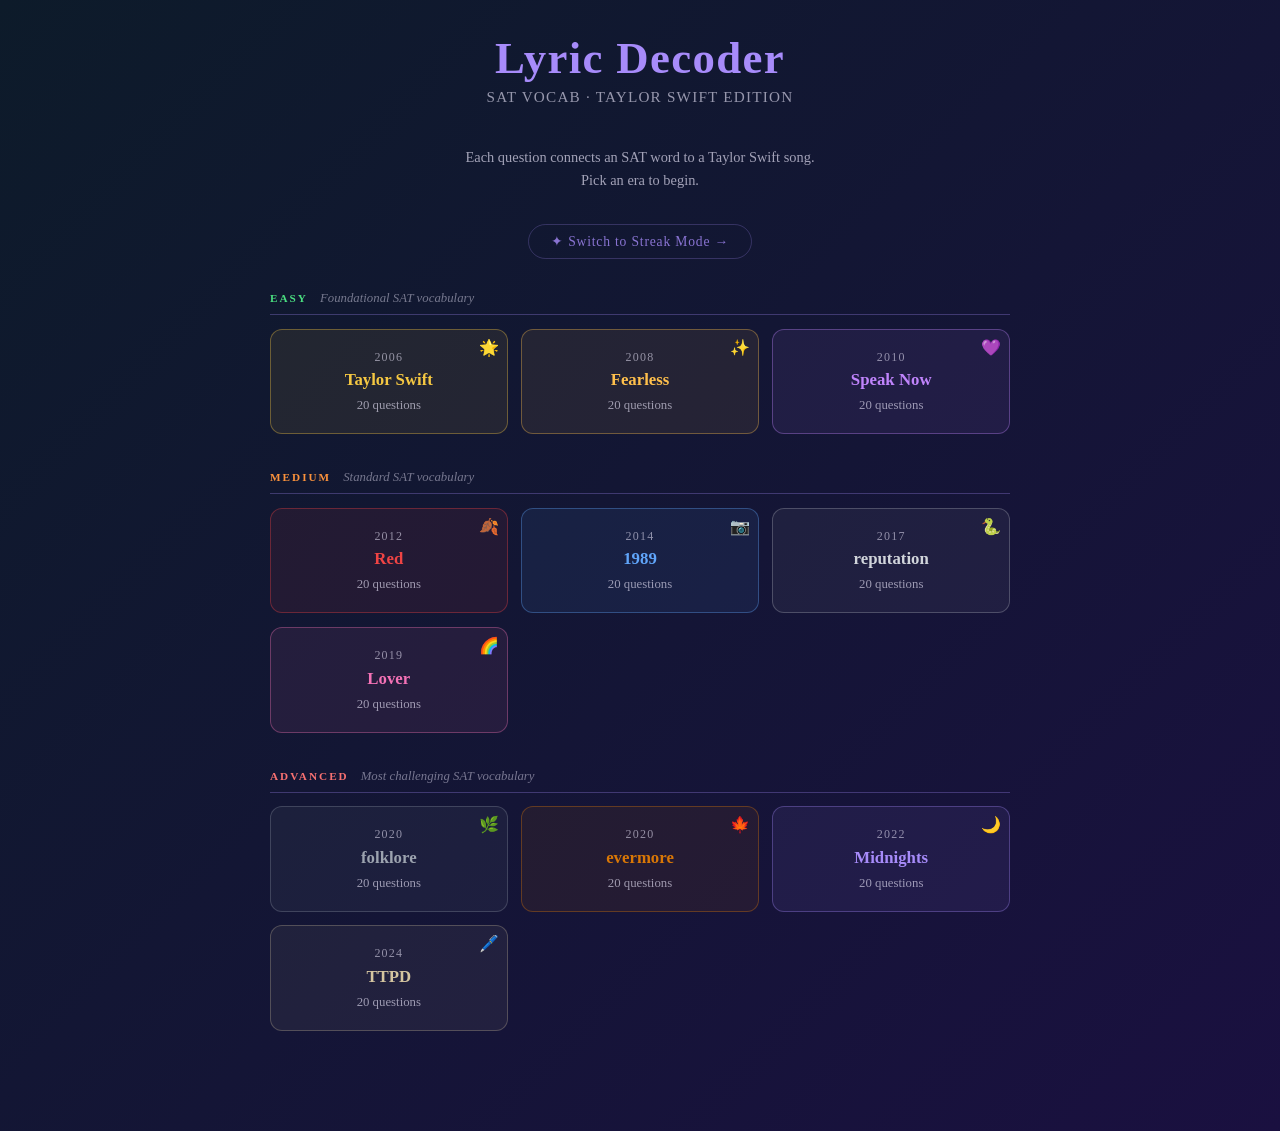
<file: docs/index.html>
<!DOCTYPE html>
<html lang="en">
<head>
  <meta charset="UTF-8" />
  <meta name="viewport" content="width=device-width, initial-scale=1.0" />
  <title>Lyric Decoder — SAT Vocab</title>
  <link rel="stylesheet" href="assets/era-themes.css" />
  <style>
    /* ── Reset & Base ── */
    *, *::before, *::after { box-sizing: border-box; margin: 0; padding: 0; }

    body {
      min-height: 100vh;
      font-family: var(--era-font, 'Georgia', serif);
      background: var(--era-bg, #1a1a2e);
      color: var(--era-text, #f0f0f0);
      transition: background 0.6s ease, color 0.4s ease;
    }

    #app {
      max-width: 780px;
      margin: 0 auto;
      padding: 2rem 1.25rem 4rem;
    }

    /* ── Typography ── */
    h1 {
      font-family: var(--era-title-font, 'Georgia', serif);
      font-size: clamp(1.8rem, 5vw, 2.8rem);
      color: var(--era-primary);
      letter-spacing: 0.03em;
      text-align: center;
      margin-bottom: 0.25rem;
    }

    h2 {
      font-family: var(--era-title-font, 'Georgia', serif);
      font-size: clamp(1.2rem, 3vw, 1.6rem);
      color: var(--era-primary);
    }

    .subtitle {
      text-align: center;
      font-size: 0.95rem;
      opacity: 0.6;
      margin-bottom: 2.5rem;
      letter-spacing: 0.08em;
      text-transform: uppercase;
    }

    /* ── Screens ── */
    .screen { display: none; }
    .screen.active { display: block; }

    /* ── ERA SELECTION ── */
    #era-grid {
      margin-top: 1.5rem;
    }

    .difficulty-section {
      margin-bottom: 2.25rem;
    }

    .difficulty-header {
      display: flex;
      align-items: baseline;
      gap: 0.75rem;
      margin-bottom: 0.85rem;
      padding-bottom: 0.5rem;
      border-bottom: 1px solid var(--era-border);
    }

    .difficulty-label {
      font-size: 0.7rem;
      font-weight: bold;
      letter-spacing: 0.18em;
      text-transform: uppercase;
    }

    .difficulty-desc {
      font-size: 0.8rem;
      opacity: 0.45;
      font-style: italic;
    }

    .era-row {
      display: grid;
      grid-template-columns: repeat(auto-fill, minmax(175px, 1fr));
      gap: 0.85rem;
    }

    .era-card {
      border: 1px solid var(--card-border, rgba(255,255,255,0.2));
      border-radius: 12px;
      padding: 1.25rem 1rem;
      cursor: pointer;
      text-align: center;
      background: var(--card-bg, rgba(255,255,255,0.05));
      transition: transform 0.2s, background 0.2s, box-shadow 0.2s;
      position: relative;
      overflow: hidden;
    }

    .era-card:hover {
      transform: translateY(-3px);
      box-shadow: 0 8px 24px rgba(0,0,0,0.4);
      background: var(--card-hover, rgba(255,255,255,0.12));
    }

    .era-card .era-year {
      font-size: 0.75rem;
      opacity: 0.55;
      letter-spacing: 0.1em;
      text-transform: uppercase;
      margin-bottom: 0.35rem;
    }

    .era-card .era-name {
      font-size: 1.05rem;
      font-weight: bold;
      margin-bottom: 0.5rem;
    }

    .era-card .era-progress {
      font-size: 0.8rem;
      opacity: 0.6;
    }

    .era-card .era-badge {
      position: absolute;
      top: 8px;
      right: 8px;
      font-size: 1rem;
    }

    /* Era card colors applied inline via JS */

    /* ── QUESTION SCREEN ── */
    #question-header {
      display: flex;
      justify-content: space-between;
      align-items: center;
      margin-bottom: 1.5rem;
    }

    #back-btn {
      background: none;
      border: 1px solid var(--era-border);
      color: var(--era-primary);
      padding: 0.4rem 0.9rem;
      border-radius: 6px;
      cursor: pointer;
      font-size: 0.85rem;
      font-family: var(--era-font);
      transition: background 0.2s;
    }

    #back-btn:hover { background: var(--era-button-hover); }

    #progress-bar-wrap {
      flex: 1;
      margin: 0 1rem;
      height: 6px;
      background: var(--era-border);
      border-radius: 3px;
      overflow: hidden;
    }

    #progress-bar {
      height: 100%;
      background: var(--era-primary);
      border-radius: 3px;
      transition: width 0.4s ease;
    }

    #score-display {
      font-size: 0.85rem;
      color: var(--era-primary);
      white-space: nowrap;
    }

    /* ── Question Card ── */
    #question-card {
      background: var(--era-card);
      border: 1px solid var(--era-border);
      border-radius: 16px;
      padding: 2rem 1.75rem;
      margin-bottom: 1.5rem;
    }

    #song-label {
      font-size: 0.78rem;
      letter-spacing: 0.12em;
      text-transform: uppercase;
      opacity: 0.55;
      margin-bottom: 0.6rem;
    }

    #song-title {
      font-size: 1.05rem;
      color: var(--era-accent);
      font-style: italic;
      margin-bottom: 1.4rem;
    }

    #question-sentence {
      font-size: clamp(1rem, 2.5vw, 1.25rem);
      line-height: 1.7;
      color: var(--era-text);
    }

    #question-sentence .blank {
      display: inline-block;
      min-width: 140px;
      border-bottom: 2px solid var(--era-primary);
      color: var(--era-primary);
      font-weight: bold;
      text-align: center;
      letter-spacing: 0.06em;
    }

    /* ── Answer Choices ── */
    #choices {
      display: grid;
      grid-template-columns: 1fr 1fr;
      gap: 0.75rem;
      margin-bottom: 1.5rem;
    }

    @media (max-width: 480px) {
      #choices { grid-template-columns: 1fr; }
    }

    .choice-btn {
      padding: 0.9rem 1.2rem;
      border-radius: 10px;
      border: 1px solid var(--era-border);
      background: var(--era-button);
      color: var(--era-text);
      font-size: 0.98rem;
      font-family: var(--era-font);
      cursor: pointer;
      text-align: left;
      transition: background 0.15s, border-color 0.15s, transform 0.1s;
      line-height: 1.4;
    }

    .choice-btn:hover:not(:disabled) {
      background: var(--era-button-hover);
      border-color: var(--era-primary);
      transform: translateY(-1px);
    }

    .choice-btn:disabled { cursor: default; }

    .choice-btn .choice-letter {
      display: inline-block;
      font-weight: bold;
      color: var(--era-primary);
      margin-right: 0.5rem;
      font-size: 0.85rem;
      letter-spacing: 0.05em;
    }

    .choice-btn.correct {
      background: rgba(74, 222, 128, 0.15);
      border-color: var(--era-correct);
      color: #bbf7d0;
    }

    .choice-btn.wrong {
      background: rgba(248, 113, 113, 0.15);
      border-color: var(--era-wrong);
      color: #fecaca;
    }

    /* ── Feedback Panel ── */
    #feedback-panel {
      display: none;
      background: var(--era-card);
      border: 1px solid var(--era-border);
      border-radius: 12px;
      padding: 1.4rem 1.5rem;
      margin-bottom: 1.25rem;
      animation: fadeUp 0.3s ease;
    }

    @keyframes fadeUp {
      from { opacity: 0; transform: translateY(8px); }
      to   { opacity: 1; transform: translateY(0); }
    }

    #feedback-panel.correct-fb { border-color: var(--era-correct); }
    #feedback-panel.wrong-fb   { border-color: var(--era-wrong); }

    #feedback-result {
      font-size: 1rem;
      font-weight: bold;
      margin-bottom: 0.6rem;
    }

    #feedback-panel.correct-fb #feedback-result { color: var(--era-correct); }
    #feedback-panel.wrong-fb   #feedback-result { color: var(--era-wrong); }

    #feedback-word {
      font-size: 1.1rem;
      color: var(--era-primary);
      font-weight: bold;
      margin-bottom: 0.15rem;
    }

    #feedback-pos {
      font-size: 0.8rem;
      opacity: 0.55;
      margin-bottom: 0.5rem;
      font-style: italic;
    }

    #feedback-def {
      font-size: 0.95rem;
      line-height: 1.6;
      opacity: 0.85;
    }

    #next-btn {
      display: block;
      width: 100%;
      padding: 0.85rem;
      margin-top: 1rem;
      border-radius: 10px;
      border: 1px solid var(--era-border);
      background: var(--era-button);
      color: var(--era-primary);
      font-size: 1rem;
      font-family: var(--era-font);
      cursor: pointer;
      letter-spacing: 0.06em;
      transition: background 0.2s;
    }

    #next-btn:hover { background: var(--era-button-hover); }

    /* ── RESULTS SCREEN ── */
    #results-screen {
      text-align: center;
      padding: 2rem 0;
    }

    #results-era-name {
      font-size: 0.85rem;
      opacity: 0.55;
      letter-spacing: 0.1em;
      text-transform: uppercase;
      margin-bottom: 0.5rem;
    }

    #results-score {
      font-size: clamp(3rem, 12vw, 5rem);
      font-weight: bold;
      color: var(--era-primary);
      line-height: 1;
      margin: 1rem 0 0.25rem;
    }

    #results-label {
      font-size: 1rem;
      opacity: 0.6;
      margin-bottom: 2rem;
    }

    #results-message {
      font-size: 1.1rem;
      font-style: italic;
      color: var(--era-accent);
      margin-bottom: 2rem;
      line-height: 1.6;
      max-width: 480px;
      margin-left: auto;
      margin-right: auto;
    }

    /* Missed words review */
    #missed-section {
      text-align: left;
      margin-top: 2rem;
    }

    #missed-section h3 {
      color: var(--era-primary);
      font-size: 1rem;
      letter-spacing: 0.08em;
      text-transform: uppercase;
      margin-bottom: 1rem;
      opacity: 0.8;
    }

    .missed-word {
      background: var(--era-card);
      border: 1px solid var(--era-border);
      border-radius: 10px;
      padding: 0.9rem 1.1rem;
      margin-bottom: 0.65rem;
    }

    .missed-word-name {
      font-size: 1rem;
      color: var(--era-primary);
      font-weight: bold;
      margin-bottom: 0.2rem;
    }

    .missed-word-pos {
      font-size: 0.78rem;
      opacity: 0.5;
      font-style: italic;
      margin-bottom: 0.3rem;
    }

    .missed-word-def {
      font-size: 0.9rem;
      line-height: 1.5;
      opacity: 0.8;
    }

    .results-actions {
      display: flex;
      gap: 0.75rem;
      justify-content: center;
      flex-wrap: wrap;
      margin-top: 2rem;
    }

    .results-actions button {
      padding: 0.8rem 1.6rem;
      border-radius: 10px;
      border: 1px solid var(--era-border);
      font-family: var(--era-font);
      font-size: 0.95rem;
      cursor: pointer;
      transition: background 0.2s;
    }

    #retry-btn {
      background: var(--era-button);
      color: var(--era-primary);
    }

    #retry-btn:hover { background: var(--era-button-hover); }

    #home-btn {
      background: var(--era-button);
      color: var(--era-text);
      opacity: 0.8;
    }

    #home-btn:hover { background: var(--era-button-hover); opacity: 1; }

    /* ── Utilities ── */
    .visually-hidden { display: none; }

    /* ── Scrollbar ── */
    ::-webkit-scrollbar { width: 6px; }
    ::-webkit-scrollbar-track { background: transparent; }
    ::-webkit-scrollbar-thumb { background: var(--era-border); border-radius: 3px; }
  </style>
</head>
<body class="era-midnights">

<div id="app">

  <!-- ══ SCREEN 1: ERA SELECTION ══ -->
  <div id="home-screen" class="screen active">
    <h1>Lyric Decoder</h1>
    <p class="subtitle">SAT Vocab · Taylor Swift Edition</p>
    <p style="text-align:center; opacity:0.65; font-size:0.9rem; margin-bottom:2rem; line-height:1.6;">
      Each question connects an SAT word to a Taylor Swift song.<br>
      Pick an era to begin.
    </p>
    <p style="text-align:center; margin-bottom:2rem;">
      <a href="streak.html" style="
        display:inline-block;
        padding:0.5rem 1.4rem;
        border-radius:999px;
        border:1px solid var(--era-border, rgba(255,255,255,0.25));
        color:var(--era-primary);
        text-decoration:none;
        font-size:0.85rem;
        letter-spacing:0.06em;
        opacity:0.8;
        transition:opacity 0.2s;
      " onmouseover="this.style.opacity='1'" onmouseout="this.style.opacity='0.8'">
        ✦ Switch to Streak Mode →
      </a>
    </p>
    <div id="era-grid"></div>
  </div>

  <!-- ══ SCREEN 2: QUESTION ══ -->
  <div id="question-screen" class="screen">
    <div id="question-header">
      <button id="back-btn">← Eras</button>
      <div id="progress-bar-wrap">
        <div id="progress-bar" style="width:0%"></div>
      </div>
      <div id="score-display">0 / 0</div>
    </div>

    <div id="question-card">
      <div id="song-label">🎵 Song</div>
      <div id="song-title"></div>
      <div id="question-sentence"></div>
    </div>

    <div id="choices"></div>

    <div id="feedback-panel">
      <div id="feedback-result"></div>
      <div id="feedback-word"></div>
      <div id="feedback-pos"></div>
      <div id="feedback-def"></div>
      <button id="next-btn">Next →</button>
    </div>
  </div>

  <!-- ══ SCREEN 3: RESULTS ══ -->
  <div id="results-screen" class="screen">
    <div id="results-era-name"></div>
    <h2>Quiz Complete</h2>
    <div id="results-score"></div>
    <div id="results-label">correct</div>
    <div id="results-message"></div>

    <div class="results-actions">
      <button id="retry-btn">Try Again</button>
      <button id="home-btn">← All Eras</button>
    </div>

    <div id="missed-section">
      <h3>Words to Review</h3>
      <div id="missed-list"></div>
    </div>
  </div>

</div><!-- /app -->

<script>
// ════════════════════════════════════════════════════════
//  LYRIC DECODER — Game Logic
// ════════════════════════════════════════════════════════

const ERAS = [
  { id: 'taylor-swift', name: 'Taylor Swift',  year: '2006', file: 'taylor-swift.json',  cssClass: 'era-taylor-swift',  emoji: '🌟', difficulty: 'easy' },
  { id: 'fearless',     name: 'Fearless',       year: '2008', file: 'fearless.json',       cssClass: 'era-fearless',       emoji: '✨', difficulty: 'easy' },
  { id: 'speak-now',    name: 'Speak Now',       year: '2010', file: 'speak-now.json',      cssClass: 'era-speak-now',      emoji: '💜', difficulty: 'easy' },
  { id: 'red',          name: 'Red',             year: '2012', file: 'red.json',            cssClass: 'era-red',            emoji: '🍂', difficulty: 'medium' },
  { id: '1989',         name: '1989',            year: '2014', file: '1989.json',           cssClass: 'era-1989',           emoji: '📷', difficulty: 'medium' },
  { id: 'reputation',   name: 'reputation',      year: '2017', file: 'reputation.json',     cssClass: 'era-reputation',     emoji: '🐍', difficulty: 'medium' },
  { id: 'lover',        name: 'Lover',           year: '2019', file: 'lover.json',          cssClass: 'era-lover',          emoji: '🌈', difficulty: 'medium' },
  { id: 'folklore',     name: 'folklore',        year: '2020', file: 'folklore.json',       cssClass: 'era-folklore',       emoji: '🌿', difficulty: 'advanced' },
  { id: 'evermore',     name: 'evermore',        year: '2020', file: 'evermore.json',       cssClass: 'era-evermore',       emoji: '🍁', difficulty: 'advanced' },
  { id: 'midnights',    name: 'Midnights',       year: '2022', file: 'midnights.json',      cssClass: 'era-midnights',      emoji: '🌙', difficulty: 'advanced' },
  { id: 'ttpd',         name: 'TTPD',            year: '2024', file: 'ttpd.json',           cssClass: 'era-ttpd',           emoji: '🖊️', difficulty: 'advanced' },
];

const DIFFICULTY_CONFIG = {
  easy:     { label: 'Easy',     description: 'Foundational SAT vocabulary',       color: '#4ade80' },
  medium:   { label: 'Medium',   description: 'Standard SAT vocabulary',           color: '#fb923c' },
  advanced: { label: 'Advanced', description: 'Most challenging SAT vocabulary',   color: '#f87171' },
};

// Era card accent colors (for inline styling on home screen)
const ERA_CARD_STYLES = {
  'taylor-swift': { bg: 'rgba(245,200,66,0.08)',  border: 'rgba(245,200,66,0.35)',  text: '#f5c842' },
  'fearless':     { bg: 'rgba(255,192,76,0.08)',  border: 'rgba(255,192,76,0.35)',  text: '#ffc04c' },
  'speak-now':    { bg: 'rgba(192,132,252,0.08)', border: 'rgba(192,132,252,0.35)', text: '#c084fc' },
  'red':          { bg: 'rgba(239,68,68,0.08)',   border: 'rgba(239,68,68,0.35)',   text: '#ef4444' },
  '1989':         { bg: 'rgba(96,165,250,0.08)',  border: 'rgba(96,165,250,0.35)',  text: '#60a5fa' },
  'reputation':   { bg: 'rgba(209,213,219,0.06)', border: 'rgba(209,213,219,0.25)', text: '#d1d5db' },
  'lover':        { bg: 'rgba(244,114,182,0.08)', border: 'rgba(244,114,182,0.35)', text: '#f472b6' },
  'folklore':     { bg: 'rgba(156,163,175,0.07)', border: 'rgba(156,163,175,0.28)', text: '#9ca3af' },
  'evermore':     { bg: 'rgba(217,119,6,0.08)',   border: 'rgba(217,119,6,0.35)',   text: '#d97706' },
  'midnights':    { bg: 'rgba(167,139,250,0.08)', border: 'rgba(167,139,250,0.32)', text: '#a78bfa' },
  'ttpd':         { bg: 'rgba(212,197,160,0.07)', border: 'rgba(212,197,160,0.28)', text: '#d4c5a0' },
};

// ── State ──────────────────────────────────────────────
let state = {
  currentEra: null,
  questions: [],      // shuffled array for current session
  questionIndex: 0,
  score: 0,
  missed: [],         // { word, definition, part_of_speech }
  progress: {},       // { eraId: { best: n, played: bool } }  — persisted in localStorage
};

// ── Persistence ─────────────────────────────────────────
function loadProgress() {
  try {
    const saved = localStorage.getItem('lyric-decoder-progress');
    if (saved) state.progress = JSON.parse(saved);
  } catch (e) { /* ignore */ }
}

function saveProgress() {
  try {
    localStorage.setItem('lyric-decoder-progress', JSON.stringify(state.progress));
  } catch (e) { /* ignore */ }
}

// ── Utilities ───────────────────────────────────────────
function shuffle(arr) {
  const a = [...arr];
  for (let i = a.length - 1; i > 0; i--) {
    const j = Math.floor(Math.random() * (i + 1));
    [a[i], a[j]] = [a[j], a[i]];
  }
  return a;
}

function show(id)  { document.getElementById(id).classList.add('active'); }
function hide(id)  { document.getElementById(id).classList.remove('active'); }
function showOnly(id) {
  ['home-screen','question-screen','results-screen'].forEach(s => hide(s));
  show(id);
}

function setEraTheme(cssClass) {
  document.body.className = cssClass;
}

// ── Build Era Selection Grid ─────────────────────────────
function buildHomeScreen() {
  const container = document.getElementById('era-grid');
  container.innerHTML = '';

  ['easy', 'medium', 'advanced'].forEach(diff => {
    const config = DIFFICULTY_CONFIG[diff];
    const erasInTier = ERAS.filter(e => e.difficulty === diff);

    // Section header
    const section = document.createElement('div');
    section.className = 'difficulty-section';

    const header = document.createElement('div');
    header.className = 'difficulty-header';
    header.innerHTML = `
      <span class="difficulty-label" style="color:${config.color}">${config.label}</span>
      <span class="difficulty-desc">${config.description}</span>
    `;
    section.appendChild(header);

    // Era cards grid
    const grid = document.createElement('div');
    grid.className = 'era-row';

    erasInTier.forEach(era => {
      const prog = state.progress[era.id];
      const bestScore = prog ? prog.best : null;
      const played = prog && prog.played;
      const style = ERA_CARD_STYLES[era.id];

      const card = document.createElement('div');
      card.className = 'era-card';
      card.style.background = style.bg;
      card.style.borderColor = style.border;

      card.innerHTML = `
        <div class="era-badge">${era.emoji}</div>
        <div class="era-year">${era.year}</div>
        <div class="era-name" style="color:${style.text}">${era.name}</div>
        <div class="era-progress">
          ${played ? `Best: ${bestScore}/20` : '20 questions'}
        </div>
        ${played && bestScore === 20 ? '<div style="font-size:0.8rem;margin-top:0.3rem;color:#4ade80">✓ Perfect!</div>' : ''}
      `;

      card.addEventListener('click', () => startEra(era));
      grid.appendChild(card);
    });

    section.appendChild(grid);
    container.appendChild(section);
  });
}

// ── Start Era ────────────────────────────────────────────
async function startEra(era) {
  state.currentEra = era;
  setEraTheme(era.cssClass);

  let questions;
  try {
    const res = await fetch(`data/questions/${era.file}`);
    questions = await res.json();
  } catch (e) {
    alert('Could not load questions. Make sure you are running this via a local server (e.g. python3 -m http.server).');
    return;
  }

  state.questions = shuffle(questions);
  state.questionIndex = 0;
  state.score = 0;
  state.missed = [];

  showOnly('question-screen');
  renderQuestion();
}

// ── Render Question ──────────────────────────────────────
function renderQuestion() {
  const q = state.questions[state.questionIndex];
  const total = state.questions.length;

  // Header
  const pct = (state.questionIndex / total) * 100;
  document.getElementById('progress-bar').style.width = pct + '%';
  document.getElementById('score-display').textContent = `${state.score} / ${state.questionIndex}`;

  // Song
  document.getElementById('song-title').textContent = `"${q.song_title}"`;

  // Sentence: replace __________ with a styled blank
  const sentenceEl = document.getElementById('question-sentence');
  const parts = q.sentence.split('__________');
  sentenceEl.innerHTML = parts[0] + '<span class="blank">__________</span>' + (parts[1] || '');

  // Build 4 choices: correct + 3 distractors, shuffled
  const choices = shuffle([q.word, ...q.distractors]);
  const letters = ['A', 'B', 'C', 'D'];
  const choicesEl = document.getElementById('choices');
  choicesEl.innerHTML = '';

  choices.forEach((choice, i) => {
    const btn = document.createElement('button');
    btn.className = 'choice-btn';
    btn.innerHTML = `<span class="choice-letter">${letters[i]}.</span> ${choice}`;
    btn.dataset.choice = choice;
    btn.addEventListener('click', () => handleAnswer(choice, q, choices));
    choicesEl.appendChild(btn);
  });

  // Hide feedback
  const fp = document.getElementById('feedback-panel');
  fp.style.display = 'none';
  fp.className = '';
}

// ── Handle Answer ────────────────────────────────────────
function handleAnswer(chosen, q, choices) {
  const isCorrect = chosen === q.word;
  if (isCorrect) state.score++;
  else state.missed.push({ word: q.word, definition: q.definition, part_of_speech: q.part_of_speech });

  // Update progress bar score display
  document.getElementById('score-display').textContent = `${state.score} / ${state.questionIndex + 1}`;

  // Disable all buttons and highlight
  document.querySelectorAll('.choice-btn').forEach(btn => {
    btn.disabled = true;
    if (btn.dataset.choice === q.word) btn.classList.add('correct');
    else if (btn.dataset.choice === chosen && !isCorrect) btn.classList.add('wrong');
  });

  // Fill blank with the correct word
  const blankEl = document.querySelector('.blank');
  if (blankEl) {
    blankEl.textContent = q.word;
    blankEl.style.borderBottomColor = isCorrect ? 'var(--era-correct)' : 'var(--era-wrong)';
    blankEl.style.color = isCorrect ? 'var(--era-correct)' : 'var(--era-wrong)';
  }

  // Show feedback panel
  const fp = document.getElementById('feedback-panel');
  fp.style.display = 'block';
  fp.className = isCorrect ? 'correct-fb' : 'wrong-fb';
  document.getElementById('feedback-result').textContent = isCorrect ? '✓ Correct!' : '✗ Not quite.';
  document.getElementById('feedback-word').textContent = q.word;
  document.getElementById('feedback-pos').textContent = q.part_of_speech;
  document.getElementById('feedback-def').textContent = q.definition;

  // Update next button label
  const nextBtn = document.getElementById('next-btn');
  const isLast = state.questionIndex === state.questions.length - 1;
  nextBtn.textContent = isLast ? 'See Results →' : 'Next →';
}

// ── Next Question ────────────────────────────────────────
document.getElementById('next-btn').addEventListener('click', () => {
  state.questionIndex++;
  if (state.questionIndex >= state.questions.length) {
    showResults();
  } else {
    renderQuestion();
  }
});

// ── Results ───────────────────────────────────────────────
function showResults() {
  const era = state.currentEra;
  const total = state.questions.length;
  const score = state.score;
  const pct = score / total;

  // Persist best score
  const prev = state.progress[era.id] || {};
  state.progress[era.id] = {
    played: true,
    best: Math.max(score, prev.best || 0),
  };
  saveProgress();

  // Update progress bar to 100%
  document.getElementById('progress-bar').style.width = '100%';

  showOnly('results-screen');
  document.getElementById('results-era-name').textContent = `${era.emoji} ${era.name} Era`;
  document.getElementById('results-score').textContent = `${score}/${total}`;

  const messages = {
    perfect: ['"Long live all the mountains we moved." — You aced it.', '"I had the time of my life fighting dragons with you." — Perfect score!'],
    great:   ['"I\'m shining like fireworks over your sad, empty town." — Great work!', '"She lost him but she found herself." — Strong performance.'],
    good:    ['"We begin again." — Good effort — keep going.', '"I\'m doing better than I ever was." — Solid start.'],
    keep_going: ['"Just keep swimming." Wait, wrong fandom. But you\'re getting there.', '"Out of the woods yet? Keep practicing."'],
  };

  let pool;
  if (pct === 1)       pool = messages.perfect;
  else if (pct >= 0.8) pool = messages.great;
  else if (pct >= 0.6) pool = messages.good;
  else                 pool = messages.keep_going;

  document.getElementById('results-message').textContent = pool[Math.floor(Math.random() * pool.length)];

  // Missed words
  const missedList = document.getElementById('missed-list');
  missedList.innerHTML = '';

  const missedSection = document.getElementById('missed-section');
  if (state.missed.length === 0) {
    missedSection.innerHTML = '<p style="text-align:center;opacity:0.6;font-style:italic;margin-top:1.5rem">No words to review — you got them all!</p>';
  } else {
    missedSection.innerHTML = '<h3>Words to Review</h3><div id="missed-list"></div>';
    const ml = document.getElementById('missed-list');
    state.missed.forEach(m => {
      const div = document.createElement('div');
      div.className = 'missed-word';
      div.innerHTML = `
        <div class="missed-word-name">${m.word}</div>
        <div class="missed-word-pos">${m.part_of_speech}</div>
        <div class="missed-word-def">${m.definition}</div>
      `;
      ml.appendChild(div);
    });
  }
}

// ── Button handlers ──────────────────────────────────────
document.getElementById('back-btn').addEventListener('click', () => {
  setEraTheme('era-midnights');
  showOnly('home-screen');
  buildHomeScreen();
});

document.getElementById('retry-btn').addEventListener('click', () => {
  startEra(state.currentEra);
});

document.getElementById('home-btn').addEventListener('click', () => {
  setEraTheme('era-midnights');
  showOnly('home-screen');
  buildHomeScreen();
});

// ── Init ─────────────────────────────────────────────────
loadProgress();
buildHomeScreen();
</script>

<!-- Denver alert -->
<script src="assets/denver-alert.js"></script>
</body>
</html>
</file>
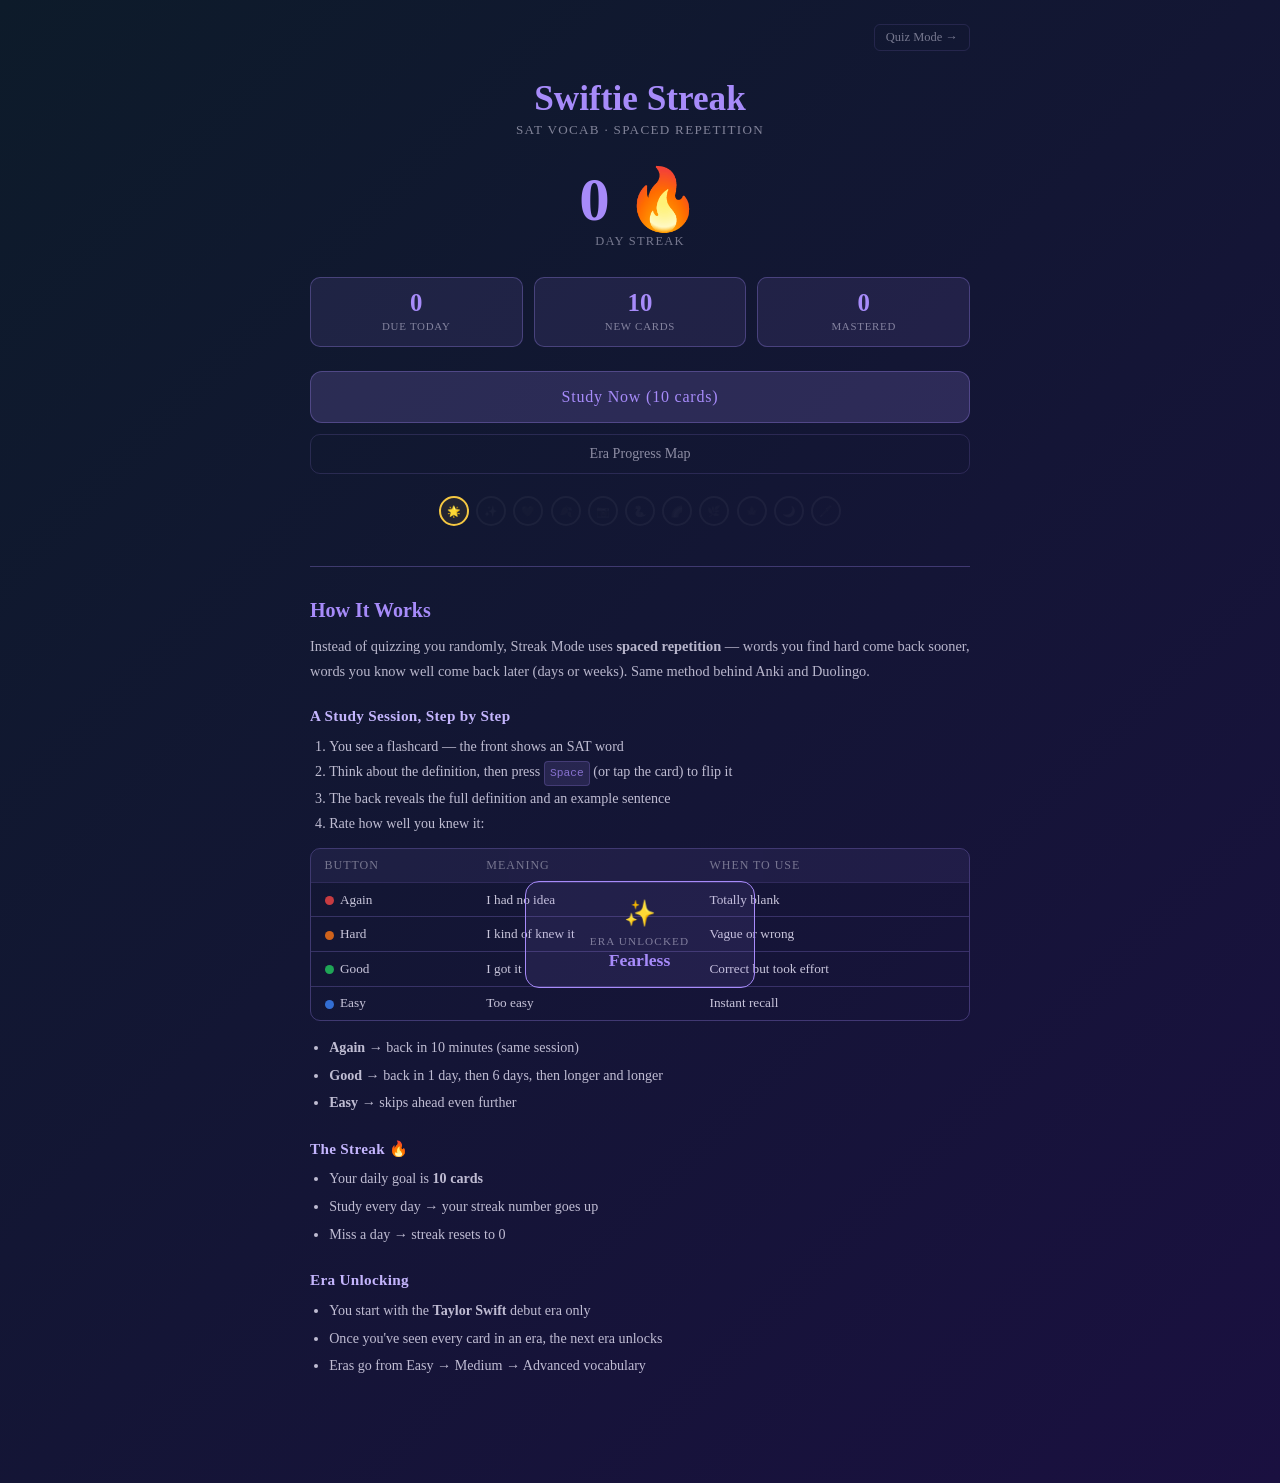
<file: docs/streak.html>
<!DOCTYPE html>
<html lang="en">
<head>
  <meta charset="UTF-8" />
  <meta name="viewport" content="width=device-width, initial-scale=1.0" />
  <title>Swiftie Streak — SAT Vocab</title>
  <link rel="stylesheet" href="assets/era-themes.css" />
  <style>
    *, *::before, *::after { box-sizing: border-box; margin: 0; padding: 0; }

    body {
      min-height: 100vh;
      font-family: var(--era-font, 'Georgia', serif);
      background: var(--era-bg, #1a1a2e);
      color: var(--era-text, #f0f0f0);
      transition: background 0.6s ease, color 0.4s ease;
    }

    #app {
      max-width: 700px;
      margin: 0 auto;
      padding: 1.5rem 1.25rem 5rem;
    }

    .screen { display: none; }
    .screen.active { display: block; }

    h1 { font-family: var(--era-title-font); font-size: clamp(1.6rem,4vw,2.2rem); color: var(--era-primary); text-align: center; margin-bottom: 0.2rem; }
    h2 { font-family: var(--era-title-font); font-size: 1.2rem; color: var(--era-primary); }
    .subtitle { text-align: center; font-size: 0.82rem; opacity: 0.5; letter-spacing: 0.1em; text-transform: uppercase; margin-bottom: 2rem; }

    /* ── App nav ── */
    .app-nav {
      display: flex;
      justify-content: flex-end;
      margin-bottom: 1.75rem;
    }
    .nav-link {
      font-size: 0.78rem;
      opacity: 0.45;
      color: var(--era-text);
      text-decoration: none;
      border: 1px solid var(--era-border);
      padding: 0.3rem 0.7rem;
      border-radius: 6px;
      transition: opacity 0.2s;
    }
    .nav-link:hover { opacity: 0.85; }

    /* ── Dashboard ── */
    .streak-display {
      font-size: 3.8rem;
      font-weight: bold;
      color: var(--era-primary);
      line-height: 1;
      text-align: center;
      margin: 0.4rem 0 0.2rem;
    }
    .streak-label {
      text-align: center;
      font-size: 0.78rem;
      opacity: 0.45;
      letter-spacing: 0.1em;
      text-transform: uppercase;
      margin-bottom: 1.75rem;
    }

    .stats-row {
      display: grid;
      grid-template-columns: repeat(3, 1fr);
      gap: 0.7rem;
      margin-bottom: 1.5rem;
    }
    .stat-card {
      background: var(--era-card);
      border: 1px solid var(--era-border);
      border-radius: 10px;
      padding: 0.85rem 0.6rem;
      text-align: center;
    }
    .stat-number { font-size: 1.55rem; font-weight: bold; color: var(--era-primary); line-height: 1; margin-bottom: 0.25rem; }
    .stat-label  { font-size: 0.68rem; opacity: 0.48; text-transform: uppercase; letter-spacing: 0.07em; }

    .primary-btn {
      display: block; width: 100%;
      padding: 1rem;
      border-radius: 12px;
      border: 1px solid var(--era-border);
      background: var(--era-button);
      color: var(--era-primary);
      font-size: 1rem;
      font-family: var(--era-font);
      cursor: pointer;
      letter-spacing: 0.05em;
      transition: background 0.2s, transform 0.1s;
      margin-bottom: 0.7rem;
      text-align: center;
    }
    .primary-btn:hover:not(:disabled) { background: var(--era-button-hover); transform: translateY(-1px); }
    .primary-btn:disabled { opacity: 0.38; cursor: default; transform: none; }

    .secondary-btn {
      display: block; width: 100%;
      padding: 0.65rem;
      border-radius: 10px;
      border: 1px solid var(--era-border);
      background: transparent;
      color: var(--era-text);
      opacity: 0.55;
      font-size: 0.88rem;
      font-family: var(--era-font);
      cursor: pointer;
      transition: opacity 0.2s;
      text-align: center;
    }
    .secondary-btn:hover { opacity: 1; }

    /* Era dots row */
    .era-dots { display: flex; gap: 0.45rem; justify-content: center; flex-wrap: wrap; margin: 1.4rem 0 0; }
    .era-dot {
      width: 30px; height: 30px;
      border-radius: 50%;
      border: 2px solid;
      display: flex; align-items: center; justify-content: center;
      font-size: 0.68rem;
      cursor: pointer;
      transition: transform 0.15s;
      flex-shrink: 0;
      title: '';
    }
    .era-dot:hover { transform: scale(1.18); }
    .era-dot.locked { opacity: 0.22; filter: grayscale(1); cursor: default; }

    /* ── Study screen ── */
    .study-header {
      display: flex; align-items: center; gap: 0.75rem;
      margin-bottom: 1.25rem;
    }
    .back-btn {
      background: none;
      border: 1px solid var(--era-border);
      color: var(--era-primary);
      padding: 0.35rem 0.8rem;
      border-radius: 6px;
      cursor: pointer;
      font-family: var(--era-font);
      font-size: 0.8rem;
      white-space: nowrap;
      transition: background 0.2s;
    }
    .back-btn:hover { background: var(--era-button-hover); }

    .session-progress { flex: 1; height: 5px; background: var(--era-border); border-radius: 3px; overflow: hidden; }
    .session-bar { height: 100%; background: var(--era-primary); border-radius: 3px; transition: width 0.35s ease; }
    .session-count { font-size: 0.8rem; color: var(--era-primary); white-space: nowrap; }

    /* Card flip */
    .card-perspective { perspective: 1100px; margin-bottom: 1.2rem; }

    .card {
      position: relative;
      transform-style: preserve-3d;
      transition: transform 0.48s cubic-bezier(0.4, 0, 0.2, 1);
    }
    .card.flipped { transform: rotateY(180deg); }

    .card-face {
      backface-visibility: hidden;
      -webkit-backface-visibility: hidden;
      border-radius: 16px;
      border: 1px solid var(--era-border);
      background: var(--era-card);
      padding: 1.75rem 1.6rem;
    }

    /* Front stays in normal flow, sets height */
    .card-front-face { position: relative; }

    /* Back overlaps the front */
    .card-back-face {
      position: absolute;
      top: 0; left: 0; right: 0;
      transform: rotateY(180deg);
      min-height: 100%;
    }

    .card-era-label { font-size: 0.7rem; letter-spacing: 0.12em; text-transform: uppercase; opacity: 0.42; margin-bottom: 0.45rem; }
    .card-song { font-size: 0.9rem; color: var(--era-accent); font-style: italic; margin-bottom: 1.2rem; }
    .card-sentence { font-size: clamp(0.98rem, 2.4vw, 1.18rem); line-height: 1.75; }
    .blank {
      display: inline-block;
      min-width: 110px;
      border-bottom: 2px solid var(--era-primary);
      color: var(--era-primary);
      font-weight: bold;
      text-align: center;
    }
    .card-tap-hint { margin-top: 1.5rem; font-size: 0.75rem; opacity: 0.3; text-align: center; letter-spacing: 0.06em; }

    /* Word — shown on front */
    .card-word       { font-size: clamp(1.8rem, 5vw, 2.4rem); font-weight: bold; color: var(--era-primary); margin: 1.2rem 0 0.3rem; text-align: center; }
    .card-pos        { font-size: 0.82rem; opacity: 0.5; font-style: italic; text-align: center; margin-bottom: 0.55rem; }
    .card-definition { font-size: 0.93rem; line-height: 1.65; opacity: 0.84; margin-bottom: 0.9rem; padding-bottom: 0.9rem; border-bottom: 1px solid var(--era-border); }
    .card-filled     { font-size: 0.87rem; line-height: 1.65; opacity: 0.62; font-style: italic; }

    /* Show answer button */
    .show-answer-btn {
      display: block; width: 100%;
      padding: 0.88rem;
      border-radius: 10px;
      border: 1px solid var(--era-border);
      background: var(--era-button);
      color: var(--era-primary);
      font-size: 0.98rem;
      font-family: var(--era-font);
      cursor: pointer;
      text-align: center;
      letter-spacing: 0.04em;
      transition: background 0.2s;
    }
    .show-answer-btn:hover { background: var(--era-button-hover); }

    /* Rating buttons */
    .rating-row { display: grid; grid-template-columns: repeat(4, 1fr); gap: 0.55rem; }
    @media (max-width: 380px) { .rating-row { grid-template-columns: repeat(2, 1fr); } }

    .rating-btn {
      padding: 0.62rem 0.4rem;
      border-radius: 9px;
      border: 1px solid var(--era-border);
      background: var(--era-button);
      color: var(--era-text);
      font-family: var(--era-font);
      cursor: pointer;
      text-align: center;
      transition: background 0.14s, transform 0.08s;
      display: flex; flex-direction: column; align-items: center; gap: 0.25rem;
    }
    .rating-btn:hover { background: var(--era-button-hover); transform: translateY(-1px); }

    .rating-name     { font-size: 0.86rem; font-weight: bold; }
    .rating-interval { font-size: 0.7rem; opacity: 0.5; }

    .r-again { border-color: rgba(248,113,113,0.45); }  .r-again .rating-name { color: #f87171; }
    .r-hard  { border-color: rgba(251,146,60,0.45); }   .r-hard  .rating-name { color: #fb923c; }
    .r-good  { border-color: rgba(74,222,128,0.45); }   .r-good  .rating-name { color: #4ade80; }
    .r-easy  { border-color: rgba(96,165,250,0.45); }   .r-easy  .rating-name { color: #60a5fa; }

    /* ── Era Map ── */
    .map-section { margin-bottom: 2rem; }
    .map-tier-header {
      display: flex; align-items: baseline; gap: 0.6rem;
      margin-bottom: 0.8rem; padding-bottom: 0.4rem;
      border-bottom: 1px solid var(--era-border);
    }
    .map-tier-label { font-size: 0.68rem; font-weight: bold; letter-spacing: 0.16em; text-transform: uppercase; }
    .map-row { display: grid; grid-template-columns: repeat(auto-fill, minmax(155px, 1fr)); gap: 0.7rem; }

    .map-card {
      border: 1px solid var(--era-border);
      border-radius: 10px;
      padding: 0.95rem 0.85rem;
      background: var(--era-card);
      position: relative; overflow: hidden;
    }
    .map-card.locked { opacity: 0.3; }
    .map-card-name  { font-size: 0.92rem; font-weight: bold; margin-bottom: 0.15rem; }
    .map-card-year  { font-size: 0.7rem; opacity: 0.42; margin-bottom: 0.6rem; }
    .map-bar-bg     { height: 4px; background: var(--era-border); border-radius: 2px; margin-bottom: 0.35rem; }
    .map-bar        { height: 4px; border-radius: 2px; transition: width 0.4s ease; }
    .map-card-stats { font-size: 0.73rem; opacity: 0.5; }
    .map-lock       { position: absolute; top: 7px; right: 8px; font-size: 0.85rem; opacity: 0.55; }

    /* ── Session complete ── */
    #complete-screen { text-align: center; padding: 2.5rem 0 1rem; }
    .complete-big { font-size: 3rem; margin-bottom: 1rem; }
    #complete-message { opacity: 0.58; font-style: italic; font-size: 0.88rem; margin: 0.5rem auto 1.75rem; max-width: 420px; line-height: 1.6; }
    .complete-stats { display: grid; grid-template-columns: repeat(3, 1fr); gap: 0.7rem; margin-bottom: 1.75rem; }

    /* ── Unlock toast ── */
    #unlock-toast {
      position: fixed;
      bottom: 2rem; left: 50%;
      transform: translateX(-50%) translateY(120px);
      background: var(--era-card);
      border: 1px solid var(--era-primary);
      border-radius: 14px;
      padding: 1rem 1.5rem;
      text-align: center;
      z-index: 200;
      transition: transform 0.45s cubic-bezier(0.34, 1.56, 0.64, 1);
      min-width: 230px;
    }
    #unlock-toast.show { transform: translateX(-50%) translateY(0); }
    .toast-eyebrow { font-size: 0.7rem; opacity: 0.45; text-transform: uppercase; letter-spacing: 0.1em; margin-bottom: 0.2rem; }
    .toast-name    { font-size: 1.1rem; font-weight: bold; color: var(--era-primary); }
    .toast-icon    { font-size: 1.6rem; margin-bottom: 0.35rem; }

    ::-webkit-scrollbar { width: 5px; }
    ::-webkit-scrollbar-thumb { background: var(--era-border); border-radius: 3px; }

    /* ── How It Works ── */
    .how-it-works {
      margin-top: 2.5rem;
      padding-top: 2rem;
      border-top: 1px solid var(--era-border);
    }
    .how-title {
      font-family: var(--era-title-font, Georgia, serif);
      font-size: 1.25rem;
      color: var(--era-primary);
      margin-bottom: 0.75rem;
    }
    .how-intro {
      font-size: 0.9rem;
      line-height: 1.7;
      opacity: 0.75;
      margin-bottom: 1.5rem;
    }
    .how-section { margin-bottom: 1.5rem; }
    .how-sub {
      font-size: 0.95rem;
      font-weight: 600;
      color: var(--era-accent);
      margin-bottom: 0.55rem;
      letter-spacing: 0.02em;
    }
    .how-list {
      font-size: 0.88rem;
      line-height: 1.8;
      opacity: 0.78;
      padding-left: 1.2rem;
      margin-bottom: 0.75rem;
    }
    .how-bullets {
      font-size: 0.88rem;
      line-height: 1.8;
      opacity: 0.78;
      padding-left: 1.2rem;
      list-style: disc;
    }
    .how-bullets li { margin-bottom: 0.15rem; }
    kbd {
      display: inline-block;
      padding: 0.1em 0.45em;
      border-radius: 4px;
      border: 1px solid var(--era-border);
      background: var(--era-button);
      font-size: 0.8em;
      font-family: monospace;
      color: var(--era-primary);
    }

    /* Rating table */
    .rating-table {
      border: 1px solid var(--era-border);
      border-radius: 10px;
      overflow: hidden;
      font-size: 0.83rem;
      margin-bottom: 0.85rem;
    }
    .rt-row {
      display: grid;
      grid-template-columns: 1fr 1.4fr 1.6fr;
      padding: 0.55rem 0.85rem;
      border-bottom: 1px solid var(--era-border);
      align-items: center;
      gap: 0.5rem;
    }
    .rt-row:last-child { border-bottom: none; }
    .rt-head {
      font-size: 0.75rem;
      text-transform: uppercase;
      letter-spacing: 0.08em;
      opacity: 0.45;
      background: var(--era-button);
    }
    .rt-row:not(.rt-head) { opacity: 0.82; }
    .rt-dot {
      display: inline-block;
      width: 9px; height: 9px;
      border-radius: 50%;
      margin-right: 0.4rem;
      vertical-align: middle;
    }
  </style>
</head>
<body class="era-midnights">
<div id="app">

  <!-- ══ DASHBOARD ══ -->
  <div id="dash-screen" class="screen active">
    <div class="app-nav">
      <a href="index.html" class="nav-link">Quiz Mode →</a>
    </div>
    <h1>Swiftie Streak</h1>
    <p class="subtitle">SAT Vocab · Spaced Repetition</p>

    <div class="streak-display" id="streak-num">0 🔥</div>
    <div class="streak-label">day streak</div>

    <div class="stats-row">
      <div class="stat-card">
        <div class="stat-number" id="stat-due">0</div>
        <div class="stat-label">Due Today</div>
      </div>
      <div class="stat-card">
        <div class="stat-number" id="stat-new">0</div>
        <div class="stat-label">New Cards</div>
      </div>
      <div class="stat-card">
        <div class="stat-number" id="stat-mastered">0</div>
        <div class="stat-label">Mastered</div>
      </div>
    </div>

    <button class="primary-btn" id="study-btn">Study Now</button>
    <button class="secondary-btn" id="map-btn">Era Progress Map</button>

    <div class="era-dots" id="era-dots"></div>

    <!-- How It Works -->
    <div class="how-it-works">
      <h2 class="how-title">How It Works</h2>

      <p class="how-intro">Instead of quizzing you randomly, Streak Mode uses <strong>spaced repetition</strong> — words you find hard come back sooner, words you know well come back later (days or weeks). Same method behind Anki and Duolingo.</p>

      <div class="how-section">
        <h3 class="how-sub">A Study Session, Step by Step</h3>
        <ol class="how-list">
          <li>You see a flashcard — the front shows an SAT word</li>
          <li>Think about the definition, then press <kbd>Space</kbd> (or tap the card) to flip it</li>
          <li>The back reveals the full definition and an example sentence</li>
          <li>Rate how well you knew it:</li>
        </ol>
        <div class="rating-table">
          <div class="rt-row rt-head">
            <span>Button</span><span>Meaning</span><span>When to use</span>
          </div>
          <div class="rt-row">
            <span><span class="rt-dot" style="background:#ef4444"></span>Again</span>
            <span>I had no idea</span>
            <span>Totally blank</span>
          </div>
          <div class="rt-row">
            <span><span class="rt-dot" style="background:#f97316"></span>Hard</span>
            <span>I kind of knew it</span>
            <span>Vague or wrong</span>
          </div>
          <div class="rt-row">
            <span><span class="rt-dot" style="background:#22c55e"></span>Good</span>
            <span>I got it</span>
            <span>Correct but took effort</span>
          </div>
          <div class="rt-row">
            <span><span class="rt-dot" style="background:#3b82f6"></span>Easy</span>
            <span>Too easy</span>
            <span>Instant recall</span>
          </div>
        </div>
        <ul class="how-bullets">
          <li><strong>Again</strong> → back in 10 minutes (same session)</li>
          <li><strong>Good</strong> → back in 1 day, then 6 days, then longer and longer</li>
          <li><strong>Easy</strong> → skips ahead even further</li>
        </ul>
      </div>

      <div class="how-section">
        <h3 class="how-sub">The Streak 🔥</h3>
        <ul class="how-bullets">
          <li>Your daily goal is <strong>10 cards</strong></li>
          <li>Study every day → your streak number goes up</li>
          <li>Miss a day → streak resets to 0</li>
        </ul>
      </div>

      <div class="how-section">
        <h3 class="how-sub">Era Unlocking</h3>
        <ul class="how-bullets">
          <li>You start with the <strong>Taylor Swift</strong> debut era only</li>
          <li>Once you've seen every card in an era, the next era unlocks</li>
          <li>Eras go from Easy → Medium → Advanced vocabulary</li>
        </ul>
      </div>
    </div>
  </div>

  <!-- ══ STUDY ══ -->
  <div id="study-screen" class="screen">
    <div class="study-header">
      <button class="back-btn" id="study-quit-btn">← Quit</button>
      <div class="session-progress">
        <div class="session-bar" id="session-bar" style="width:0%"></div>
      </div>
      <div class="session-count" id="session-count">—</div>
    </div>

    <div class="card-perspective">
      <div class="card" id="the-card">
        <div class="card-face card-front-face" id="card-front">
          <div class="card-era-label" id="c-era">🎵</div>
          <div class="card-word"      id="c-word"></div>
          <div class="card-pos"       id="c-pos"></div>
          <div class="card-tap-hint">tap card · or press space</div>
        </div>
        <div class="card-face card-back-face" id="card-back">
          <div class="card-era-label" id="c-era-back">🎵</div>
          <div class="card-song"      id="c-song"></div>
          <div class="card-definition" id="c-def"></div>
          <div class="card-filled"     id="c-sent-back"></div>
        </div>
      </div>
    </div>

    <div id="action-area">
      <button class="show-answer-btn" id="show-btn">Show Answer</button>
    </div>

    <div id="rating-area" style="display:none">
      <div class="rating-row">
        <button class="rating-btn r-again" data-r="1">
          <span class="rating-name">Again</span>
          <span class="rating-interval" id="p-again">10m</span>
        </button>
        <button class="rating-btn r-hard" data-r="2">
          <span class="rating-name">Hard</span>
          <span class="rating-interval" id="p-hard">—</span>
        </button>
        <button class="rating-btn r-good" data-r="3">
          <span class="rating-name">Good</span>
          <span class="rating-interval" id="p-good">—</span>
        </button>
        <button class="rating-btn r-easy" data-r="4">
          <span class="rating-name">Easy</span>
          <span class="rating-interval" id="p-easy">—</span>
        </button>
      </div>
    </div>
  </div>

  <!-- ══ ERA MAP ══ -->
  <div id="map-screen" class="screen">
    <div class="study-header" style="margin-bottom:1.5rem">
      <button class="back-btn" id="map-back-btn">← Back</button>
      <h2 style="flex:1;text-align:center">Era Progress</h2>
      <div style="width:60px"></div>
    </div>
    <div id="map-content"></div>
  </div>

  <!-- ══ COMPLETE ══ -->
  <div id="complete-screen" class="screen">
    <div class="complete-big" id="complete-icon">✨</div>
    <h2>Session Complete</h2>
    <p id="complete-message"></p>
    <div class="complete-stats">
      <div class="stat-card">
        <div class="stat-number" id="c-reviewed">—</div>
        <div class="stat-label">Reviewed</div>
      </div>
      <div class="stat-card">
        <div class="stat-number" id="c-new">—</div>
        <div class="stat-label">New Words</div>
      </div>
      <div class="stat-card">
        <div class="stat-number" id="c-streak">—</div>
        <div class="stat-label">Day Streak</div>
      </div>
    </div>
    <button class="primary-btn" id="complete-dash-btn">Back to Dashboard</button>
    <button class="secondary-btn" style="margin-top:0.5rem" id="complete-map-btn">View Era Map</button>
  </div>

  <!-- ══ UNLOCK TOAST ══ -->
  <div id="unlock-toast">
    <div class="toast-icon"    id="toast-icon">✨</div>
    <div class="toast-eyebrow">Era Unlocked</div>
    <div class="toast-name"    id="toast-name">Fearless</div>
  </div>

</div><!-- /app -->

<script>
// ═══════════════════════════════════════════════════════════
//  SWIFTIE STREAK  —  Spaced Repetition SAT Vocab
//  SRS: SM-2 algorithm (same family as Anki)
// ═══════════════════════════════════════════════════════════

const NEW_PER_SESSION = 10;
const DAILY_GOAL      = 10;

const R = { AGAIN: 1, HARD: 2, GOOD: 3, EASY: 4 };
const S = { NEW: 0, LEARNING: 1, REVIEW: 2, RELEARNING: 3 };

// ── Era definitions ──────────────────────────────────────────
const ERAS = [
  { id:'taylor-swift', name:'Taylor Swift', year:'2006', file:'taylor-swift.json', css:'era-taylor-swift', emoji:'🌟', diff:'easy'     },
  { id:'fearless',     name:'Fearless',     year:'2008', file:'fearless.json',     css:'era-fearless',     emoji:'✨', diff:'easy'     },
  { id:'speak-now',    name:'Speak Now',    year:'2010', file:'speak-now.json',    css:'era-speak-now',    emoji:'💜', diff:'easy'     },
  { id:'red',          name:'Red',          year:'2012', file:'red.json',          css:'era-red',          emoji:'🍂', diff:'medium'   },
  { id:'1989',         name:'1989',         year:'2014', file:'1989.json',         css:'era-1989',         emoji:'📷', diff:'medium'   },
  { id:'reputation',   name:'reputation',   year:'2017', file:'reputation.json',   css:'era-reputation',   emoji:'🐍', diff:'medium'   },
  { id:'lover',        name:'Lover',        year:'2019', file:'lover.json',        css:'era-lover',        emoji:'🌈', diff:'medium'   },
  { id:'folklore',     name:'folklore',     year:'2020', file:'folklore.json',     css:'era-folklore',     emoji:'🌿', diff:'advanced' },
  { id:'evermore',     name:'evermore',     year:'2020', file:'evermore.json',     css:'era-evermore',     emoji:'🍁', diff:'advanced' },
  { id:'midnights',    name:'Midnights',    year:'2022', file:'midnights.json',    css:'era-midnights',    emoji:'🌙', diff:'advanced' },
  { id:'ttpd',         name:'TTPD',         year:'2024', file:'ttpd.json',         css:'era-ttpd',         emoji:'🖊️', diff:'advanced' },
];

const ERA_MAP = Object.fromEntries(ERAS.map(e => [e.id, e]));

const ERA_COLOR = {
  'taylor-swift':'#f5c842','fearless':'#ffc04c','speak-now':'#c084fc',
  'red':'#ef4444','1989':'#60a5fa','reputation':'#d1d5db','lover':'#f472b6',
  'folklore':'#9ca3af','evermore':'#d97706','midnights':'#a78bfa','ttpd':'#d4c5a0',
};

const TIER_CFG = {
  easy:     { label:'Easy',     color:'#4ade80' },
  medium:   { label:'Medium',   color:'#fb923c' },
  advanced: { label:'Advanced', color:'#f87171' },
};

// ── SM-2 SRS Algorithm ───────────────────────────────────────
function makeCard() {
  return { state:S.NEW, interval:0, repetitions:0, easeFactor:2.5, lapses:0, due:null };
}

function schedule(card, rating, now = new Date()) {
  const c = { ...card };

  if (rating === R.AGAIN) {
    if (c.state === S.REVIEW) c.lapses = (c.lapses || 0) + 1;
    c.repetitions = 0;
    c.interval    = 0;
    c.easeFactor  = Math.max(1.3, c.easeFactor - 0.2);
    c.state       = c.state === S.NEW ? S.LEARNING : S.RELEARNING;
    c.due         = new Date(now.getTime() + 10 * 60 * 1000);
    return c;
  }

  let iv;
  if      (c.repetitions === 0) iv = 1;
  else if (c.repetitions === 1) iv = 6;
  else                          iv = Math.round(c.interval * c.easeFactor);

  if (rating === R.HARD) iv = Math.max(1, Math.round(iv * 0.8));
  if (rating === R.EASY) iv = Math.round(iv * 1.3);
  iv = Math.max(1, iv);

  const q = rating === R.HARD ? 3 : rating === R.GOOD ? 4 : 5;
  c.easeFactor  = Math.max(1.3, c.easeFactor + 0.1 - (5-q)*(0.08 + (5-q)*0.02));
  c.interval    = iv;
  c.repetitions += 1;
  c.state       = S.REVIEW;
  c.due         = new Date(now.getTime() + iv * 86400000);
  return c;
}

function previews(card) {
  const n = new Date();
  return {
    again: '10m',
    hard:  fmtIv(schedule(card, R.HARD, n).interval),
    good:  fmtIv(schedule(card, R.GOOD, n).interval),
    easy:  fmtIv(schedule(card, R.EASY, n).interval),
  };
}

function fmtIv(d) {
  if (!d || d < 1) return '10m';
  if (d  === 1)    return '1d';
  if (d  < 30)     return d + 'd';
  if (d  < 365)    return Math.round(d/30) + 'mo';
  return Math.round(d/365) + 'yr';
}

function isDue(card, now = new Date()) {
  return card.due && new Date(card.due) <= now;
}

// ── Storage ──────────────────────────────────────────────────
function loadCards() { try { return JSON.parse(localStorage.getItem('ss-cards')) || {}; } catch { return {}; } }
function loadMeta()  { try { return JSON.parse(localStorage.getItem('ss-meta'))  || {}; } catch { return {}; } }
function saveCards(c){ localStorage.setItem('ss-cards', JSON.stringify(c)); }
function saveMeta(m) { localStorage.setItem('ss-meta',  JSON.stringify(m)); }

function defaultMeta() {
  return { streak:0, lastDate:null, reviewedToday:0, totalReviewed:0, todayStr:day(), unlockedEras:['taylor-swift'] };
}

function day() { return new Date().toISOString().slice(0,10); }

function tickStreak(meta, count) {
  const today = day();
  if (meta.todayStr !== today) {
    const yest = new Date(Date.now()-86400000).toISOString().slice(0,10);
    if (meta.lastDate !== yest && meta.lastDate !== today) meta.streak = 0;
    meta.reviewedToday = 0;
    meta.todayStr = today;
  }
  meta.reviewedToday = (meta.reviewedToday||0) + count;
  meta.totalReviewed = (meta.totalReviewed||0) + count;
  if (meta.reviewedToday >= DAILY_GOAL && meta.lastDate !== today) {
    meta.streak = (meta.streak||0) + 1;
    meta.lastDate = today;
  }
  return meta;
}

// ── Era unlock check ─────────────────────────────────────────
function checkUnlocks(cards, meta) {
  const unlocked = [...(meta.unlockedEras || ['taylor-swift'])];
  const fresh = [];

  ERAS.forEach((era, idx) => {
    if (idx === 0 || unlocked.includes(era.id)) return;
    const prev = ERAS[idx-1];
    if (!unlocked.includes(prev.id)) return;

    const prevCards = Object.entries(cards)
      .filter(([id]) => id.startsWith(prev.id + '-'))
      .map(([,c]) => c);

    if (prevCards.length === 0) return;
    if (prevCards.every(c => c.repetitions > 0)) {
      unlocked.push(era.id);
      fresh.push(era);
    }
  });

  meta.unlockedEras = unlocked;
  return { meta, fresh };
}

// ── Card ID helpers ───────────────────────────────────────────
function cid(eraId, i)  { return `${eraId}-${i}`; }
function parseCid(id)   {
  const d = id.lastIndexOf('-');
  return { eraId: id.slice(0,d), idx: parseInt(id.slice(d+1)) };
}

// ── App state ─────────────────────────────────────────────────
const A = { questions:{}, cards:{}, meta:{}, session:null };

async function loadEra(era) {
  if (A.questions[era.id]) return;
  const res = await fetch(`data/questions/${era.file}`);
  A.questions[era.id] = await res.json();
  A.questions[era.id].forEach((_,i) => {
    const id = cid(era.id,i);
    if (!A.cards[id]) A.cards[id] = makeCard();
  });
}

async function loadUnlocked() {
  await Promise.all(A.meta.unlockedEras.map(id => {
    const e = ERA_MAP[id]; return e ? loadEra(e) : Promise.resolve();
  }));
}

// ── Build session queue ───────────────────────────────────────
function buildQueue() {
  const now = new Date();
  const reviews = [], newCards = [];

  A.meta.unlockedEras.forEach(eraId => {
    const qs = A.questions[eraId]; if (!qs) return;
    qs.forEach((_,i) => {
      const id = cid(eraId,i);
      const c  = A.cards[id]; if (!c) return;
      if (c.state !== S.NEW && isDue(c,now)) reviews.push(id);
      else if (c.state === S.NEW)            newCards.push(id);
    });
  });

  return [...shuffle(reviews), ...newCards.slice(0, NEW_PER_SESSION)];
}

function shuffle(a) {
  const b=[...a]; for(let i=b.length-1;i>0;i--){const j=Math.floor(Math.random()*(i+1));[b[i],b[j]]=[b[j],b[i]];}return b;
}

// ── UI helpers ────────────────────────────────────────────────
function show(id) {
  document.querySelectorAll('.screen').forEach(s=>s.classList.remove('active'));
  document.getElementById(id).classList.add('active');
}
function theme(cls) { document.body.className = cls; }

// ── Dashboard ─────────────────────────────────────────────────
function renderDash() {
  show('dash-screen');
  theme('era-midnights');

  const now = new Date(); const today = day();
  // Decay streak if missed a day
  if (A.meta.todayStr !== today) {
    const yest = new Date(Date.now()-86400000).toISOString().slice(0,10);
    if (A.meta.lastDate !== yest && A.meta.lastDate !== today) A.meta.streak = 0;
  }

  document.getElementById('streak-num').textContent = (A.meta.streak||0) + ' 🔥';

  let due=0, newC=0, mastered=0;
  A.meta.unlockedEras.forEach(eraId=>{
    const qs=A.questions[eraId]; if(!qs) return;
    qs.forEach((_,i)=>{
      const c=A.cards[cid(eraId,i)]; if(!c) return;
      if(c.state!==S.NEW && isDue(c,now)) due++;
      else if(c.state===S.NEW) newC++;
      if(c.state===S.REVIEW && c.repetitions>=3) mastered++;
    });
  });

  document.getElementById('stat-due').textContent      = due;
  document.getElementById('stat-new').textContent      = Math.min(newC, NEW_PER_SESSION);
  document.getElementById('stat-mastered').textContent = mastered;

  const total = due + Math.min(newC, NEW_PER_SESSION);
  const btn = document.getElementById('study-btn');
  btn.disabled    = total === 0;
  btn.textContent = total > 0 ? `Study Now  (${total} cards)` : 'All caught up! 🎉';

  // Era dots
  const dotsEl = document.getElementById('era-dots'); dotsEl.innerHTML='';
  ERAS.forEach(era=>{
    const unlocked = A.meta.unlockedEras.includes(era.id);
    const qs = A.questions[era.id]||[]; const total=qs.length||20;
    const seen = qs.filter((_,i)=>{ const c=A.cards[cid(era.id,i)]; return c&&c.repetitions>0; }).length;
    const dot = document.createElement('div');
    dot.className = 'era-dot' + (unlocked?'':' locked');
    dot.style.borderColor = unlocked ? ERA_COLOR[era.id] : 'rgba(255,255,255,0.2)';
    dot.style.color       = unlocked ? ERA_COLOR[era.id] : 'rgba(255,255,255,0.2)';
    dot.style.background  = unlocked ? ERA_COLOR[era.id]+'15' : 'transparent';
    dot.textContent = era.emoji;
    dot.setAttribute('title', `${era.name} (${era.year})${unlocked?' — '+Math.round(seen/total*100)+'% seen':' — locked'}`);
    if(unlocked) dot.addEventListener('click', renderMap);
    dotsEl.appendChild(dot);
  });
}

// ── Study session ─────────────────────────────────────────────
function startSession() {
  const q = buildQueue(); if(q.length===0) return;
  A.session = { queue:q, total:q.length, reviewed:0, newCount:0, againMap:{} };
  show('study-screen');
  nextCard();
}

function nextCard() {
  const s = A.session;
  if(s.queue.length===0){ finishSession(); return; }

  const id = s.queue[0];
  const {eraId,idx} = parseCid(id);
  const era = ERA_MAP[eraId];
  const q   = A.questions[eraId][idx];
  const c   = A.cards[id];

  theme(era.css);

  const done = s.total - s.queue.length;
  document.getElementById('session-bar').style.width = (done/s.total*100)+'%';
  document.getElementById('session-count').textContent = s.queue.length + ' left';

  // Front — show the word to recall
  document.getElementById('c-era').textContent  = era.emoji + ' ' + era.name;
  document.getElementById('c-word').textContent = q.word;
  document.getElementById('c-pos').textContent  = q.part_of_speech;

  // Back — reveal definition + sentence in context
  document.getElementById('c-era-back').textContent = era.emoji + ' ' + era.name;
  document.getElementById('c-song').textContent     = '"' + q.song_title + '"';
  document.getElementById('c-def').textContent      = q.definition;
  document.getElementById('c-sent-back').innerHTML  =
    q.sentence.replace('__________', `<strong style="color:var(--era-primary)">${q.word}</strong>`);

  // Preview intervals
  const pv = previews(c);
  document.getElementById('p-again').textContent = pv.again;
  document.getElementById('p-hard').textContent  = pv.hard;
  document.getElementById('p-good').textContent  = pv.good;
  document.getElementById('p-easy').textContent  = pv.easy;

  // Reset flip
  document.getElementById('the-card').classList.remove('flipped');
  document.getElementById('action-area').style.display = 'block';
  document.getElementById('rating-area').style.display = 'none';
}

function flip() {
  document.getElementById('the-card').classList.add('flipped');
  document.getElementById('action-area').style.display = 'none';
  document.getElementById('rating-area').style.display = 'block';
}

function rate(rating) {
  const s  = A.session;
  const id = s.queue.shift();
  const wasNew = A.cards[id].state === S.NEW;

  A.cards[id] = schedule(A.cards[id], rating);
  saveCards(A.cards);

  s.reviewed++;
  if(wasNew) s.newCount++;

  if(rating === R.AGAIN) {
    s.againMap[id] = (s.againMap[id]||0) + 1;
    if(s.againMap[id] <= 3) { s.queue.push(id); s.total++; }
  }

  // Check unlocks
  const { meta:m2, fresh } = checkUnlocks(A.cards, A.meta);
  A.meta = m2;
  if(fresh.length > 0) {
    fresh.forEach(e => loadEra(e));
    showToast(fresh[0]);
  }

  nextCard();
}

function finishSession() {
  A.meta = tickStreak(A.meta, A.session.reviewed);
  saveMeta(A.meta);
  theme('era-midnights');
  show('complete-screen');

  const msgs = [
    '"Long live all the mountains we moved."',
    '"This is me trying."',
    '"She had a marvelous time ruining everything."',
    '"I had the time of my life fighting dragons with you."',
    '"It\'s been a long time coming."',
    '"In my defense, I have none."',
  ];
  document.getElementById('complete-icon').textContent    = A.session.reviewed >= 15 ? '🌟' : '✨';
  document.getElementById('complete-message').textContent = msgs[Math.floor(Math.random()*msgs.length)];
  document.getElementById('c-reviewed').textContent = A.session.reviewed;
  document.getElementById('c-new').textContent      = A.session.newCount;
  document.getElementById('c-streak').textContent   = A.meta.streak || 0;
}

// ── Era Map ───────────────────────────────────────────────────
function renderMap() {
  show('map-screen'); theme('era-midnights');
  const el = document.getElementById('map-content'); el.innerHTML='';

  ['easy','medium','advanced'].forEach(tier=>{
    const cfg   = TIER_CFG[tier];
    const eras  = ERAS.filter(e=>e.diff===tier);
    const sec   = document.createElement('div'); sec.className='map-section';
    sec.innerHTML=`
      <div class="map-tier-header">
        <span class="map-tier-label" style="color:${cfg.color}">${cfg.label}</span>
      </div>
      <div class="map-row" id="mr-${tier}"></div>`;
    el.appendChild(sec);

    const row = sec.querySelector('.map-row');
    eras.forEach(era=>{
      const unlocked = A.meta.unlockedEras.includes(era.id);
      const qs = A.questions[era.id]||[]; const total=20;
      const seen = qs.filter((_,i)=>{const c=A.cards[cid(era.id,i)];return c&&c.repetitions>0;}).length;
      const mast = qs.filter((_,i)=>{const c=A.cards[cid(era.id,i)];return c&&c.state===S.REVIEW&&c.repetitions>=3;}).length;
      const pct  = total>0 ? Math.round(seen/total*100) : 0;
      const col  = ERA_COLOR[era.id];

      const card = document.createElement('div');
      card.className = 'map-card' + (unlocked?'':' locked');
      card.style.borderColor = unlocked ? col+'55' : '';
      card.innerHTML=`
        ${!unlocked?'<div class="map-lock">🔒</div>':''}
        <div class="map-card-name" style="color:${unlocked?col:'inherit'}">${era.emoji} ${era.name}</div>
        <div class="map-card-year">${era.year}</div>
        <div class="map-bar-bg"><div class="map-bar" style="width:${unlocked?pct:0}%;background:${col}"></div></div>
        <div class="map-card-stats">
          ${unlocked ? `${seen}/20 seen · ${mast} mastered` : 'Complete previous era to unlock'}
        </div>`;
      row.appendChild(card);
    });
  });
}

// ── Unlock toast ──────────────────────────────────────────────
function showToast(era) {
  const t = document.getElementById('unlock-toast');
  document.getElementById('toast-icon').textContent = era.emoji;
  document.getElementById('toast-name').textContent = era.name;
  t.style.borderColor = ERA_COLOR[era.id];
  document.getElementById('toast-name').style.color = ERA_COLOR[era.id];
  t.classList.add('show');
  setTimeout(()=>t.classList.remove('show'), 3600);
}

// ── Event listeners ───────────────────────────────────────────
document.getElementById('study-btn').addEventListener('click', startSession);
document.getElementById('map-btn').addEventListener('click', renderMap);
document.getElementById('map-back-btn').addEventListener('click', renderDash);
document.getElementById('complete-dash-btn').addEventListener('click', renderDash);
document.getElementById('complete-map-btn').addEventListener('click', renderMap);

document.getElementById('study-quit-btn').addEventListener('click', ()=>{
  if(A.session?.reviewed > 0) finishSession(); else renderDash();
});

document.getElementById('the-card').addEventListener('click', ()=>{
  if(!document.getElementById('the-card').classList.contains('flipped')) flip();
});
document.getElementById('show-btn').addEventListener('click', flip);

document.querySelectorAll('.rating-btn').forEach(btn=>{
  btn.addEventListener('click', ()=>rate(parseInt(btn.dataset.r)));
});

// Space bar to flip / advance
document.addEventListener('keydown', e=>{
  if(e.code==='Space' && document.getElementById('study-screen').classList.contains('active')){
    e.preventDefault();
    if(!document.getElementById('the-card').classList.contains('flipped')) flip();
  }
  // 1-4 keys to rate
  if(['Digit1','Digit2','Digit3','Digit4'].includes(e.code) &&
      document.getElementById('rating-area').style.display !== 'none'){
    rate(parseInt(e.code.replace('Digit','')));
  }
});

// ── Init ──────────────────────────────────────────────────────
async function init() {
  A.cards = loadCards();
  A.meta  = { ...defaultMeta(), ...loadMeta() };

  try {
    await loadUnlocked();
  } catch(err) {
    document.getElementById('stat-due').closest('.stats-row').insertAdjacentHTML('afterend',
      `<p style="color:#f87171;font-size:0.83rem;text-align:center;margin:-0.5rem 0 1rem">
        ⚠️ Run via a local server or GitHub Pages — fetch() is required.
      </p>`);
  }

  renderDash();
}

init();
</script>

<!-- Denver alert -->
<script src="assets/denver-alert.js"></script>
</body>
</html>
</file>
<file: docs/assets/era-themes.css>
/* =====================================================
   ERA THEMES — SAT Lyric Decoder
   One CSS class per Taylor Swift album era.
   Each sets: --era-bg, --era-primary, --era-accent,
              --era-text, --era-card, --era-button,
              --era-correct, --era-wrong, --era-font
   ===================================================== */

:root {
  --era-bg: #1a1a2e;
  --era-primary: #e0e0e0;
  --era-accent: #a78bfa;
  --era-text: #f0f0f0;
  --era-card: rgba(255,255,255,0.07);
  --era-button: rgba(255,255,255,0.12);
  --era-button-hover: rgba(255,255,255,0.22);
  --era-correct: #4ade80;
  --era-wrong: #f87171;
  --era-border: rgba(255,255,255,0.15);
  --era-font: 'Georgia', serif;
  --era-title-font: 'Georgia', serif;
}

/* ── Taylor Swift (2006) ── Gold / Country / Cornflower */
.era-taylor-swift {
  --era-bg: linear-gradient(135deg, #2c1d06 0%, #1a2e1a 100%);
  --era-bg-solid: #2c1d06;
  --era-primary: #f5c842;
  --era-accent: #8ab87a;
  --era-text: #fdf6e3;
  --era-card: rgba(245, 200, 66, 0.1);
  --era-button: rgba(245, 200, 66, 0.15);
  --era-button-hover: rgba(245, 200, 66, 0.3);
  --era-border: rgba(245, 200, 66, 0.3);
  --era-font: 'Georgia', serif;
  --era-title-font: 'Georgia', serif;
}

/* ── Fearless (2008) ── Warm Gold / Amber / Glitter */
.era-fearless {
  --era-bg: linear-gradient(135deg, #2a1a00 0%, #3d2800 100%);
  --era-bg-solid: #2a1a00;
  --era-primary: #ffc04c;
  --era-accent: #ffdf80;
  --era-text: #fff8e7;
  --era-card: rgba(255, 192, 76, 0.1);
  --era-button: rgba(255, 192, 76, 0.18);
  --era-button-hover: rgba(255, 192, 76, 0.35);
  --era-border: rgba(255, 192, 76, 0.35);
  --era-font: 'Georgia', serif;
  --era-title-font: 'Georgia', serif;
}

/* ── Speak Now (2010) ── Purple / Lavender / Fairytale */
.era-speak-now {
  --era-bg: linear-gradient(135deg, #1a0a2e 0%, #2d1050 100%);
  --era-bg-solid: #1a0a2e;
  --era-primary: #c084fc;
  --era-accent: #e9d5ff;
  --era-text: #f5f0ff;
  --era-card: rgba(192, 132, 252, 0.1);
  --era-button: rgba(192, 132, 252, 0.18);
  --era-button-hover: rgba(192, 132, 252, 0.35);
  --era-border: rgba(192, 132, 252, 0.35);
  --era-font: 'Georgia', serif;
  --era-title-font: 'Georgia', serif;
}

/* ── Red (2012) ── Crimson / Autumn / Maple */
.era-red {
  --era-bg: linear-gradient(135deg, #2d0000 0%, #1a0a00 100%);
  --era-bg-solid: #2d0000;
  --era-primary: #ef4444;
  --era-accent: #fca5a5;
  --era-text: #fff1f0;
  --era-card: rgba(239, 68, 68, 0.1);
  --era-button: rgba(239, 68, 68, 0.18);
  --era-button-hover: rgba(239, 68, 68, 0.32);
  --era-border: rgba(239, 68, 68, 0.35);
  --era-font: 'Georgia', serif;
  --era-title-font: 'Georgia', serif;
}

/* ── 1989 (2014) ── Polaroid Blue / Pastel / Retro */
.era-1989 {
  --era-bg: linear-gradient(135deg, #0a1628 0%, #0d2044 100%);
  --era-bg-solid: #0a1628;
  --era-primary: #60a5fa;
  --era-accent: #bfdbfe;
  --era-text: #f0f8ff;
  --era-card: rgba(96, 165, 250, 0.1);
  --era-button: rgba(96, 165, 250, 0.18);
  --era-button-hover: rgba(96, 165, 250, 0.32);
  --era-border: rgba(96, 165, 250, 0.35);
  --era-font: 'Helvetica Neue', 'Arial', sans-serif;
  --era-title-font: 'Helvetica Neue', 'Arial', sans-serif;
}

/* ── Reputation (2017) ── Black / Silver / Snake */
.era-reputation {
  --era-bg: linear-gradient(135deg, #000000 0%, #0d0d0d 100%);
  --era-bg-solid: #000000;
  --era-primary: #d1d5db;
  --era-accent: #6b7280;
  --era-text: #f9fafb;
  --era-card: rgba(209, 213, 219, 0.07);
  --era-button: rgba(209, 213, 219, 0.12);
  --era-button-hover: rgba(209, 213, 219, 0.22);
  --era-border: rgba(209, 213, 219, 0.2);
  --era-font: 'Helvetica Neue', 'Arial', sans-serif;
  --era-title-font: 'Helvetica Neue', 'Arial', sans-serif;
}

/* ── Lover (2019) ── Pink / Lavender / Rainbow */
.era-lover {
  --era-bg: linear-gradient(135deg, #3d0a3d 0%, #1a0a2a 100%);
  --era-bg-solid: #3d0a3d;
  --era-primary: #f472b6;
  --era-accent: #e9d5ff;
  --era-text: #fff0f8;
  --era-card: rgba(244, 114, 182, 0.1);
  --era-button: rgba(244, 114, 182, 0.18);
  --era-button-hover: rgba(244, 114, 182, 0.35);
  --era-border: rgba(244, 114, 182, 0.35);
  --era-font: 'Georgia', serif;
  --era-title-font: 'Georgia', serif;
}

/* ── Folklore (2020) ── Muted Grey / Forest / Cottagecore */
.era-folklore {
  --era-bg: linear-gradient(135deg, #1a1a1a 0%, #0d1a0d 100%);
  --era-bg-solid: #1a1a1a;
  --era-primary: #9ca3af;
  --era-accent: #6b9e7a;
  --era-text: #f5f0e8;
  --era-card: rgba(156, 163, 175, 0.08);
  --era-button: rgba(156, 163, 175, 0.14);
  --era-button-hover: rgba(156, 163, 175, 0.26);
  --era-border: rgba(156, 163, 175, 0.22);
  --era-font: 'Georgia', serif;
  --era-title-font: 'Georgia', serif;
}

/* ── Evermore (2020) ── Brown / Amber / Plaid Rust */
.era-evermore {
  --era-bg: linear-gradient(135deg, #1a0a00 0%, #2d1500 100%);
  --era-bg-solid: #1a0a00;
  --era-primary: #d97706;
  --era-accent: #fcd34d;
  --era-text: #fdf6ec;
  --era-card: rgba(217, 119, 6, 0.1);
  --era-button: rgba(217, 119, 6, 0.18);
  --era-button-hover: rgba(217, 119, 6, 0.32);
  --era-border: rgba(217, 119, 6, 0.35);
  --era-font: 'Georgia', serif;
  --era-title-font: 'Georgia', serif;
}

/* ── Midnights (2022) ── Midnight Blue / Lavender Glitter */
.era-midnights {
  --era-bg: linear-gradient(135deg, #0d1b2a 0%, #1a1040 100%);
  --era-bg-solid: #0d1b2a;
  --era-primary: #a78bfa;
  --era-accent: #c4b5fd;
  --era-text: #f0ecff;
  --era-card: rgba(167, 139, 250, 0.1);
  --era-button: rgba(167, 139, 250, 0.18);
  --era-button-hover: rgba(167, 139, 250, 0.32);
  --era-border: rgba(167, 139, 250, 0.3);
  --era-font: 'Georgia', serif;
  --era-title-font: 'Georgia', serif;
}

/* ── TTPD (2024) ── Ivory / Typewriter / Sepia */
.era-ttpd {
  --era-bg: linear-gradient(135deg, #1a1a12 0%, #0d0d08 100%);
  --era-bg-solid: #1a1a12;
  --era-primary: #d4c5a0;
  --era-accent: #e8dfc8;
  --era-text: #f5f0e0;
  --era-card: rgba(212, 197, 160, 0.08);
  --era-button: rgba(212, 197, 160, 0.14);
  --era-button-hover: rgba(212, 197, 160, 0.26);
  --era-border: rgba(212, 197, 160, 0.25);
  --era-font: 'Courier New', 'Courier', monospace;
  --era-title-font: 'Courier New', 'Courier', monospace;
}
</file>
